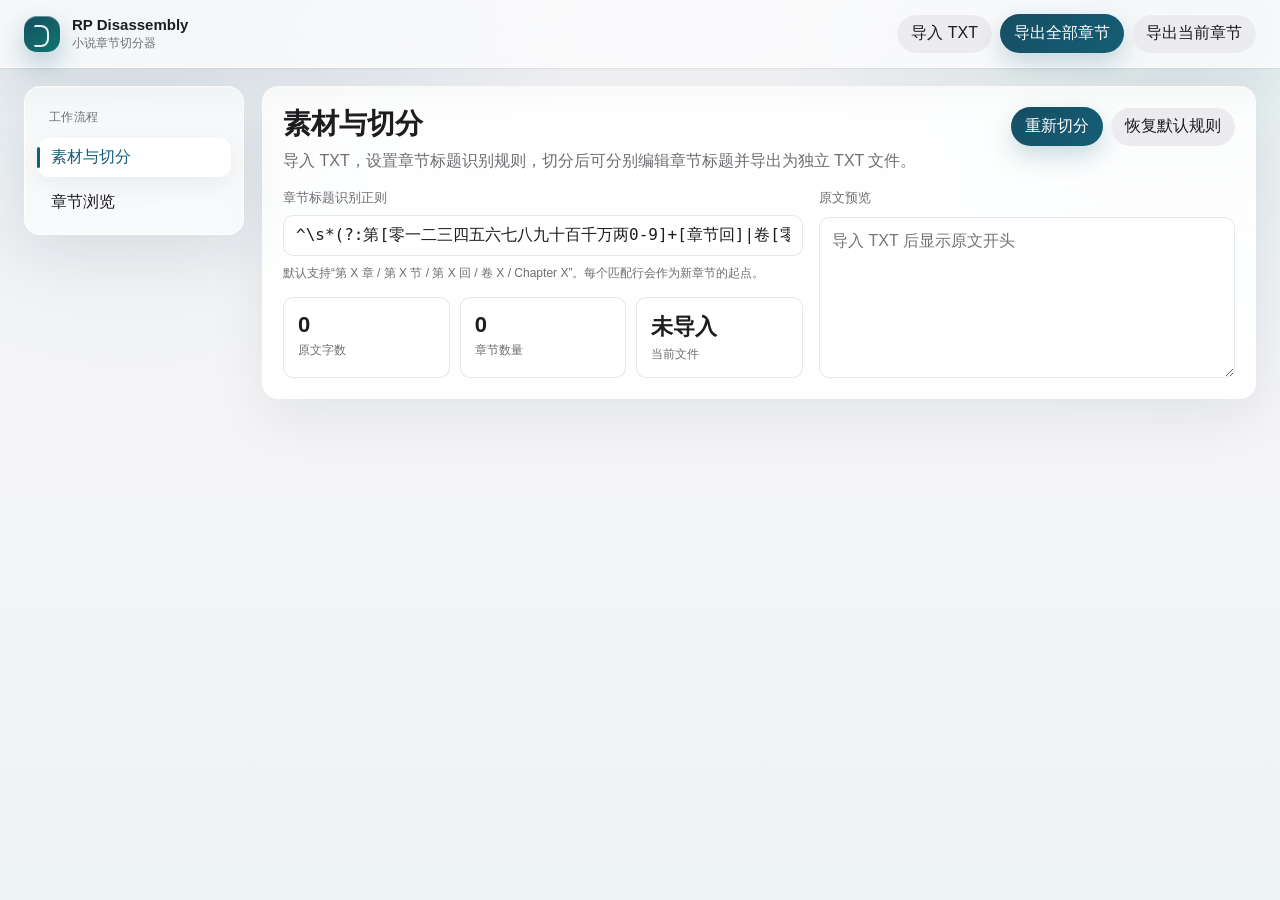
<file: RP-Disassembly.html>
<!doctype html>
<html lang="zh-CN">
  <head>
    <meta charset="utf-8" />
    <meta name="viewport" content="width=device-width, initial-scale=1" />
    <title>RP Disassembly · 章节切分器</title>
    <style>
      :root {
        --bg: #f5f5f7;
        --surface: rgba(255, 255, 255, 0.88);
        --surface-strong: #ffffff;
        --text: #1d1d1f;
        --muted: #6e6e73;
        --line: rgba(21, 35, 45, 0.1);
        --accent: #155e75;
        --accent-dark: #164e63;
        --accent-soft: #e5f5f8;
        --danger: #b42318;
        --shadow: 0 18px 55px rgba(15, 23, 42, 0.08);
        --radius: 16px;
        --radius-small: 10px;
        --sans: -apple-system, BlinkMacSystemFont, "Segoe UI", "Microsoft YaHei", sans-serif;
        --mono: ui-monospace, SFMono-Regular, Menlo, Consolas, monospace;
      }

      * {
        box-sizing: border-box;
      }

      body {
        min-height: 100vh;
        margin: 0;
        color: var(--text);
        font-family: var(--sans);
        background:
          radial-gradient(circle at 10% -10%, rgba(21, 94, 117, 0.16), transparent 32%),
          radial-gradient(circle at 92% 2%, rgba(15, 118, 110, 0.12), transparent 28%),
          linear-gradient(180deg, #fbfbfd 0%, var(--bg) 46%, #eef3f4 100%);
      }

      button,
      input,
      textarea {
        font: inherit;
      }

      button {
        padding: 9px 14px;
        border: 0;
        border-radius: 999px;
        color: var(--text);
        background: #ececef;
        cursor: pointer;
        box-shadow: inset 0 1px 0 rgba(255, 255, 255, 0.72);
      }

      button:hover {
        background: #e2e2e7;
      }

      button.primary {
        color: #ffffff;
        background: linear-gradient(135deg, var(--accent-dark), var(--accent));
        box-shadow: 0 10px 24px rgba(21, 94, 117, 0.22);
      }

      button.danger {
        color: var(--danger);
        background: #fee4e2;
      }

      button:disabled {
        cursor: not-allowed;
        opacity: 0.5;
      }

      .hidden {
        display: none !important;
      }

      input,
      textarea {
        width: 100%;
        padding: 10px 12px;
        border: 1px solid var(--line);
        border-radius: var(--radius-small);
        outline: none;
        color: var(--text);
        background: rgba(255, 255, 255, 0.94);
      }

      input:focus,
      textarea:focus {
        border-color: rgba(21, 94, 117, 0.45);
        box-shadow: 0 0 0 4px rgba(21, 94, 117, 0.09);
      }

      textarea {
        min-height: 160px;
        resize: vertical;
        line-height: 1.6;
      }

      .app {
        min-height: 100vh;
      }

      .topbar {
        position: sticky;
        top: 0;
        z-index: 10;
        display: flex;
        align-items: center;
        gap: 16px;
        padding: 14px 24px;
        border-bottom: 1px solid rgba(255, 255, 255, 0.8);
        background: rgba(250, 250, 252, 0.8);
        backdrop-filter: blur(22px) saturate(140%);
        box-shadow: 0 1px 0 rgba(21, 35, 45, 0.06), 0 18px 40px rgba(15, 23, 42, 0.05);
      }

      .brand {
        display: flex;
        align-items: center;
        gap: 12px;
      }

      .mark {
        position: relative;
        width: 36px;
        height: 36px;
        border-radius: 13px;
        background: linear-gradient(145deg, var(--accent-dark), #0f766e);
        box-shadow: inset 0 1px 0 rgba(255, 255, 255, 0.35), 0 12px 26px rgba(21, 94, 117, 0.28);
      }

      .mark::before {
        position: absolute;
        top: 9px;
        left: 10px;
        width: 13px;
        height: 18px;
        border: 2px solid rgba(255, 255, 255, 0.9);
        border-left: 0;
        border-radius: 2px 8px 8px 2px;
        content: "";
      }

      .brand strong {
        display: block;
        font-size: 15px;
      }

      .brand small {
        display: block;
        margin-top: 2px;
        color: var(--muted);
        font-size: 12px;
      }

      .toolbar {
        display: flex;
        flex-wrap: wrap;
        gap: 8px;
        margin-left: auto;
      }

      .layout {
        display: grid;
        grid-template-columns: 220px minmax(0, 1fr);
        gap: 18px;
        max-width: 1500px;
        margin: 0 auto;
        padding: 18px 24px 28px;
      }

      .sidebar,
      .panel {
        border: 1px solid rgba(255, 255, 255, 0.8);
        border-radius: var(--radius);
        background: var(--surface);
        box-shadow: var(--shadow), inset 0 1px 0 rgba(255, 255, 255, 0.68);
      }

      .sidebar {
        position: sticky;
        top: 82px;
        align-self: start;
        padding: 12px;
        background: rgba(255, 255, 255, 0.66);
        backdrop-filter: blur(18px) saturate(130%);
      }

      .sidebar-title {
        padding: 10px 12px 12px;
        color: var(--muted);
        font-size: 12px;
        letter-spacing: 0.04em;
      }

      .nav {
        display: grid;
        gap: 6px;
      }

      .nav button {
        position: relative;
        width: 100%;
        border-radius: 12px;
        text-align: left;
        background: transparent;
        box-shadow: none;
      }

      .nav button.active {
        color: var(--accent);
        background: var(--surface-strong);
        box-shadow: 0 8px 25px rgba(15, 23, 42, 0.06);
      }

      .nav button.active::before {
        position: absolute;
        top: 9px;
        bottom: 9px;
        left: 0;
        width: 3px;
        border-radius: 999px;
        background: var(--accent);
        content: "";
      }

      .content {
        display: grid;
        gap: 16px;
        min-width: 0;
      }

      .view {
        display: none;
      }

      .view.active {
        display: grid;
        gap: 16px;
      }

      .panel {
        padding: 20px;
      }

      .panel-head {
        display: flex;
        align-items: flex-start;
        justify-content: space-between;
        gap: 16px;
        margin-bottom: 16px;
      }

      .panel-head h1,
      .panel-head h2 {
        margin: 0;
        line-height: 1.2;
      }

      .panel-head h1 {
        font-size: 28px;
      }

      .panel-head h2 {
        font-size: 20px;
      }

      .panel-head p {
        max-width: 760px;
        margin: 8px 0 0;
        color: var(--muted);
        line-height: 1.55;
      }

      .actions {
        display: flex;
        flex-wrap: wrap;
        align-items: center;
        gap: 8px;
      }

      .stats {
        display: grid;
        grid-template-columns: repeat(3, minmax(0, 1fr));
        gap: 10px;
        margin-top: 14px;
      }

      .stat {
        padding: 14px;
        border: 1px solid var(--line);
        border-radius: var(--radius-small);
        background: rgba(255, 255, 255, 0.65);
      }

      .stat strong {
        display: block;
        font-size: 22px;
      }

      .stat span {
        display: block;
        margin-top: 4px;
        color: var(--muted);
        font-size: 12px;
      }

      .field {
        display: grid;
        gap: 8px;
      }

      .field span {
        color: var(--muted);
        font-size: 13px;
      }

      .source-grid,
      .chapter-layout {
        display: grid;
        grid-template-columns: minmax(0, 1fr) minmax(320px, 0.8fr);
        gap: 16px;
      }

      .chapter-layout {
        grid-template-columns: minmax(220px, 0.45fr) minmax(0, 1.2fr);
      }

      .chapter-list {
        display: grid;
        gap: 8px;
        max-height: 68vh;
        overflow: auto;
        padding-right: 4px;
      }

      .chapter-item {
        display: grid;
        gap: 5px;
        padding: 11px 12px;
        border: 1px solid var(--line);
        border-radius: 12px;
        background: rgba(255, 255, 255, 0.65);
        cursor: pointer;
      }

      .chapter-item:hover,
      .chapter-item.active {
        border-color: rgba(21, 94, 117, 0.35);
        background: #ffffff;
        box-shadow: 0 8px 22px rgba(21, 94, 117, 0.07);
      }

      .chapter-title {
        overflow: hidden;
        font-weight: 600;
        text-overflow: ellipsis;
        white-space: nowrap;
      }

      .chapter-meta {
        overflow: hidden;
        color: var(--muted);
        font-size: 12px;
        text-overflow: ellipsis;
        white-space: nowrap;
      }

      .reader {
        min-height: 430px;
        max-height: 68vh;
        overflow: auto;
        padding: 18px;
        border: 1px solid var(--line);
        border-radius: var(--radius-small);
        color: #2f3135;
        background: var(--surface-strong);
        line-height: 1.85;
        white-space: pre-wrap;
      }

      .code-input {
        font-family: var(--mono);
      }

      .hint {
        margin: 8px 0 0;
        color: var(--muted);
        font-size: 12px;
        line-height: 1.55;
      }

      .empty {
        padding: 24px 12px;
        color: var(--muted);
        text-align: center;
      }

      .toast {
        position: fixed;
        right: 20px;
        bottom: 20px;
        z-index: 20;
        display: none;
        max-width: min(520px, calc(100vw - 40px));
        padding: 12px 14px;
        border-radius: 12px;
        color: #ffffff;
        background: rgba(29, 29, 31, 0.92);
        box-shadow: var(--shadow);
      }

      .toast.show {
        display: block;
      }

      @media (max-width: 980px) {
        .layout {
          grid-template-columns: 1fr;
          padding: 12px;
        }

        .sidebar {
          position: static;
        }

        .nav {
          grid-template-columns: repeat(2, minmax(0, 1fr));
        }

        .source-grid,
        .chapter-layout,
        .stats {
          grid-template-columns: 1fr;
        }

        .topbar {
          align-items: flex-start;
          flex-direction: column;
          padding: 12px;
        }

        .toolbar {
          width: 100%;
          margin-left: 0;
        }
      }
    </style>
  </head>
  <body>
    <div class="app">
      <header class="topbar">
        <div class="brand">
          <div class="mark" aria-hidden="true"></div>
          <div>
            <strong>RP Disassembly</strong>
            <small>小说章节切分器</small>
          </div>
        </div>
        <div class="toolbar">
          <input id="fileInput" class="hidden" type="file" accept=".txt,text/plain" />
          <button id="importButton">导入 TXT</button>
          <button id="exportAllButton" class="primary">导出全部章节</button>
          <button id="exportChapterButton">导出当前章节</button>
        </div>
      </header>

      <main class="layout">
        <aside class="sidebar">
          <div class="sidebar-title">工作流程</div>
          <nav class="nav">
            <button class="active" data-view="source">素材与切分</button>
            <button data-view="chapters">章节浏览</button>
          </nav>
        </aside>

        <section class="content">
          <section class="view active" data-view="source">
            <div class="panel">
              <div class="panel-head">
                <div>
                  <h1>素材与切分</h1>
                  <p>导入 TXT，设置章节标题识别规则，切分后可分别编辑章节标题并导出为独立 TXT 文件。</p>
                </div>
                <div class="actions">
                  <button id="splitButton" class="primary">重新切分</button>
                  <button id="defaultPatternButton">恢复默认规则</button>
                </div>
              </div>

              <div class="source-grid">
                <div>
                  <label class="field">
                    <span>章节标题识别正则</span>
                    <input id="patternInput" class="code-input" />
                  </label>
                  <p class="hint">
                    默认支持“第 X 章 / 第 X 节 / 第 X 回 / 卷 X / Chapter X”。每个匹配行会作为新章节的起点。
                  </p>

                  <div class="stats">
                    <div class="stat">
                      <strong id="charCount">0</strong>
                      <span>原文字数</span>
                    </div>
                    <div class="stat">
                      <strong id="chapterCount">0</strong>
                      <span>章节数量</span>
                    </div>
                    <div class="stat">
                      <strong id="currentFile">未导入</strong>
                      <span>当前文件</span>
                    </div>
                  </div>
                </div>

                <label class="field">
                  <span>原文预览</span>
                  <textarea id="sourcePreview" readonly placeholder="导入 TXT 后显示原文开头"></textarea>
                </label>
              </div>
            </div>
          </section>

          <section class="view" data-view="chapters">
            <div class="chapter-layout">
              <div class="panel">
                <div class="panel-head">
                  <div>
                    <h2>章节列表</h2>
                    <p>共 <span id="chapterListCount">0</span> 章</p>
                  </div>
                </div>
                <div id="chapterList" class="chapter-list"></div>
              </div>

              <div class="panel">
                <div class="panel-head">
                  <div>
                    <h2 id="selectedChapterTitle">未选择章节</h2>
                    <p id="selectedChapterMeta">导入并切分后选择章节。</p>
                  </div>
                  <button id="saveChapterButton">保存标题</button>
                </div>

                <label class="field">
                  <span>章节标题</span>
                  <input id="chapterTitleInput" />
                </label>
                <div id="chapterReader" class="reader" style="margin-top: 12px"></div>
              </div>
            </div>
          </section>
        </section>
      </main>
    </div>

    <div id="toast" class="toast"></div>

    <script>
      (() => {
        "use strict";

        const DEFAULT_PATTERN =
          "^\\s*(?:第[零一二三四五六七八九十百千万两0-9]+[章节回]|卷[零一二三四五六七八九十百千万两0-9]+|Chapter\\s+\\d+|CHAPTER\\s+\\d+)[:：\\s].*$";

        const state = {
          fileName: "",
          rawText: "",
          pattern: DEFAULT_PATTERN,
          chapters: [],
          selectedChapterId: "",
        };

        const $ = (id) => document.getElementById(id);

        function showToast(message) {
          const toast = $("toast");
          toast.textContent = message;
          toast.classList.add("show");
          clearTimeout(showToast.timer);
          showToast.timer = setTimeout(() => toast.classList.remove("show"), 2600);
        }

        function downloadFile(fileName, content) {
          const blob = new Blob([content], { type: "text/plain;charset=utf-8" });
          const url = URL.createObjectURL(blob);
          const anchor = document.createElement("a");
          anchor.href = url;
          anchor.download = fileName;
          anchor.click();
          URL.revokeObjectURL(url);
        }

        function switchView(viewName) {
          document.querySelectorAll(".view").forEach((view) => {
            view.classList.toggle("active", view.dataset.view === viewName);
          });
          document.querySelectorAll(".nav button").forEach((button) => {
            button.classList.toggle("active", button.dataset.view === viewName);
          });
        }

        function normalizeText(text) {
          return String(text || "")
            .replace(/\uFEFF/g, "")
            .replace(/\r\n/g, "\n")
            .replace(/\r/g, "\n");
        }

        function splitChapters() {
          state.pattern = $("patternInput").value.trim() || DEFAULT_PATTERN;

          if (!state.rawText) {
            state.chapters = [];
            state.selectedChapterId = "";
            renderAll();
            showToast("请先导入 TXT 文件");
            return;
          }

          let matcher;
          try {
            matcher = new RegExp(state.pattern, "gim");
          } catch (error) {
            showToast("章节正则无效：" + error.message);
            return;
          }

          const matches = Array.from(state.rawText.matchAll(matcher)).map((match) => ({
            title: match[0].trim(),
            offset: match.index,
          }));

          if (matches.length === 0) {
            state.chapters = [
              {
                id: "C0001",
                index: 1,
                title: "全文",
                text: state.rawText.trim(),
                startOffset: 0,
                endOffset: state.rawText.length,
              },
            ];
          } else {
            const firstContent = state.rawText.slice(0, matches[0].offset).trim();
            if (firstContent) {
              matches.unshift({ title: "序章 / 前言", offset: 0 });
            }

            state.chapters = matches.map((match, index) => {
              const endOffset = matches[index + 1]?.offset ?? state.rawText.length;
              return {
                id: "C" + String(index + 1).padStart(4, "0"),
                index: index + 1,
                title: match.title,
                text: state.rawText.slice(match.offset, endOffset).trim(),
                startOffset: match.offset,
                endOffset,
              };
            });
          }

          state.selectedChapterId = state.chapters[0]?.id || "";
          renderAll();
          showToast("已切分为 " + state.chapters.length + " 章");
        }

        function selectedChapter() {
          return state.chapters.find((chapter) => chapter.id === state.selectedChapterId);
        }

        function renderSource() {
          $("patternInput").value = state.pattern;
          $("sourcePreview").value = state.rawText.slice(0, 4000);
          $("charCount").textContent = state.rawText.length.toLocaleString();
          $("chapterCount").textContent = state.chapters.length.toLocaleString();
          $("currentFile").textContent = state.fileName || "未导入";
        }

        function renderChapterList() {
          $("chapterListCount").textContent = state.chapters.length.toLocaleString();

          if (!state.chapters.length) {
            $("chapterList").innerHTML = '<div class="empty">暂无章节</div>';
            return;
          }

          $("chapterList").innerHTML = state.chapters
            .map(
              (chapter) => `
                <div class="chapter-item ${chapter.id === state.selectedChapterId ? "active" : ""}" data-id="${chapter.id}">
                  <div class="chapter-title">${escapeHtml(chapter.title)}</div>
                  <div class="chapter-meta">${chapter.id} · ${chapter.text.length.toLocaleString()} 字</div>
                </div>
              `,
            )
            .join("");

          document.querySelectorAll(".chapter-item").forEach((item) => {
            item.onclick = () => {
              state.selectedChapterId = item.dataset.id;
              renderChapterList();
              renderSelectedChapter();
            };
          });
        }

        function renderSelectedChapter() {
          const chapter = selectedChapter();
          $("selectedChapterTitle").textContent = chapter?.title || "未选择章节";
          $("selectedChapterMeta").textContent = chapter
            ? `${chapter.id} · ${chapter.text.length.toLocaleString()} 字`
            : "导入并切分后选择章节。";
          $("chapterTitleInput").value = chapter?.title || "";
          $("chapterReader").textContent = chapter?.text || "";
        }

        function renderAll() {
          renderSource();
          renderChapterList();
          renderSelectedChapter();
        }

        function saveChapterTitle() {
          const chapter = selectedChapter();
          if (!chapter) {
            showToast("请先选择章节");
            return;
          }

          chapter.title = $("chapterTitleInput").value.trim() || chapter.title;
          renderAll();
          showToast("章节标题已保存");
        }

        function importTextFile(event) {
          const file = event.target.files[0];
          if (!file) return;

          const reader = new FileReader();
          reader.onload = () => {
            state.fileName = file.name;
            state.rawText = normalizeText(reader.result);
            splitChapters();
          };
          reader.onerror = () => showToast("文件读取失败");
          reader.readAsText(file, "utf-8");
          event.target.value = "";
        }

        function exportAllChapters() {
          if (!state.chapters.length) {
            showToast("暂无可导出的章节");
            return;
          }

          const content = state.chapters
            .map((chapter, index) => {
              const title = normalizeExportTitle(chapter.title);
              const body = removeLeadingChapterTitle(chapter.text, chapter.title);
              return `第 ${index + 1} 章${title ? " " + title : ""}\n\n${body}`;
            })
            .join("\n\n---------------------------\n\n");
          const baseName = state.fileName.replace(/\.txt$/i, "") || "novel";
          downloadFile(`${baseName}_分章.txt`, content);
          showToast("已导出分章 TXT");
        }

        function exportCurrentChapter() {
          const chapter = selectedChapter();
          if (!chapter) {
            showToast("请先选择章节");
            return;
          }

          const baseName = state.fileName.replace(/\.txt$/i, "") || "novel";
          const title = normalizeExportTitle(chapter.title);
          const safeTitle = (title || "第" + chapter.index + "章").replace(/[\\/:*?"<>|]/g, "_").slice(0, 80);
          const body = removeLeadingChapterTitle(chapter.text, chapter.title);
          const content = `第 ${chapter.index} 章${title ? " " + title : ""}\n\n${body}`;
          downloadFile(`${String(chapter.index).padStart(4, "0")}_${safeTitle}.txt`, content);
        }

        function normalizeExportTitle(title) {
          return String(title || "")
            .trim()
            .replace(/^第\s*[零一二三四五六七八九十百千万两0-9]+\s*[章节回]\s*/i, "")
            .replace(/^卷\s*[零一二三四五六七八九十百千万两0-9]+\s*/i, "")
            .replace(/^chapter\s+\d+\s*/i, "")
            .trim();
        }

        function removeLeadingChapterTitle(text, title) {
          const lines = normalizeText(text).trim().split("\n");
          if (!lines.length) return "";

          const firstLine = lines[0].trim();
          const normalizedTitle = String(title || "")
            .replace(/^第\s*[零一二三四五六七八九十百千万两0-9]+\s*[章节回]\s*/i, "")
            .trim();
          const looksLikeChapterLine = /^第\s*[零一二三四五六七八九十百千万两0-9]+\s*[章节回]/i.test(firstLine)
            || /^卷\s*[零一二三四五六七八九十百千万两0-9]+/i.test(firstLine)
            || /^chapter\s+\d+/i.test(firstLine);
          const sameAsTitle = normalizedTitle && firstLine.includes(normalizedTitle);

          return (looksLikeChapterLine || sameAsTitle ? lines.slice(1) : lines)
            .join("\n")
            .trim();
        }

        function escapeHtml(value) {
          return String(value ?? "").replace(/[&<>\"]/g, (character) => ({
            "&": "&amp;",
            "<": "&lt;",
            ">": "&gt;",
            '"': "&quot;",
          })[character]);
        }

        function bindEvents() {
          $("importButton").onclick = () => $("fileInput").click();
          $("fileInput").onchange = importTextFile;
          $("splitButton").onclick = splitChapters;
          $("defaultPatternButton").onclick = () => {
            $("patternInput").value = DEFAULT_PATTERN;
            state.pattern = DEFAULT_PATTERN;
            showToast("已恢复默认规则");
          };
          $("saveChapterButton").onclick = saveChapterTitle;
          $("exportAllButton").onclick = exportAllChapters;
          $("exportChapterButton").onclick = exportCurrentChapter;
          document.querySelectorAll(".nav button").forEach((button) => {
            button.onclick = () => switchView(button.dataset.view);
          });
        }

        $("patternInput").value = DEFAULT_PATTERN;
        bindEvents();
        renderAll();
      })();
    </script>
  </body>
</html>
</file>
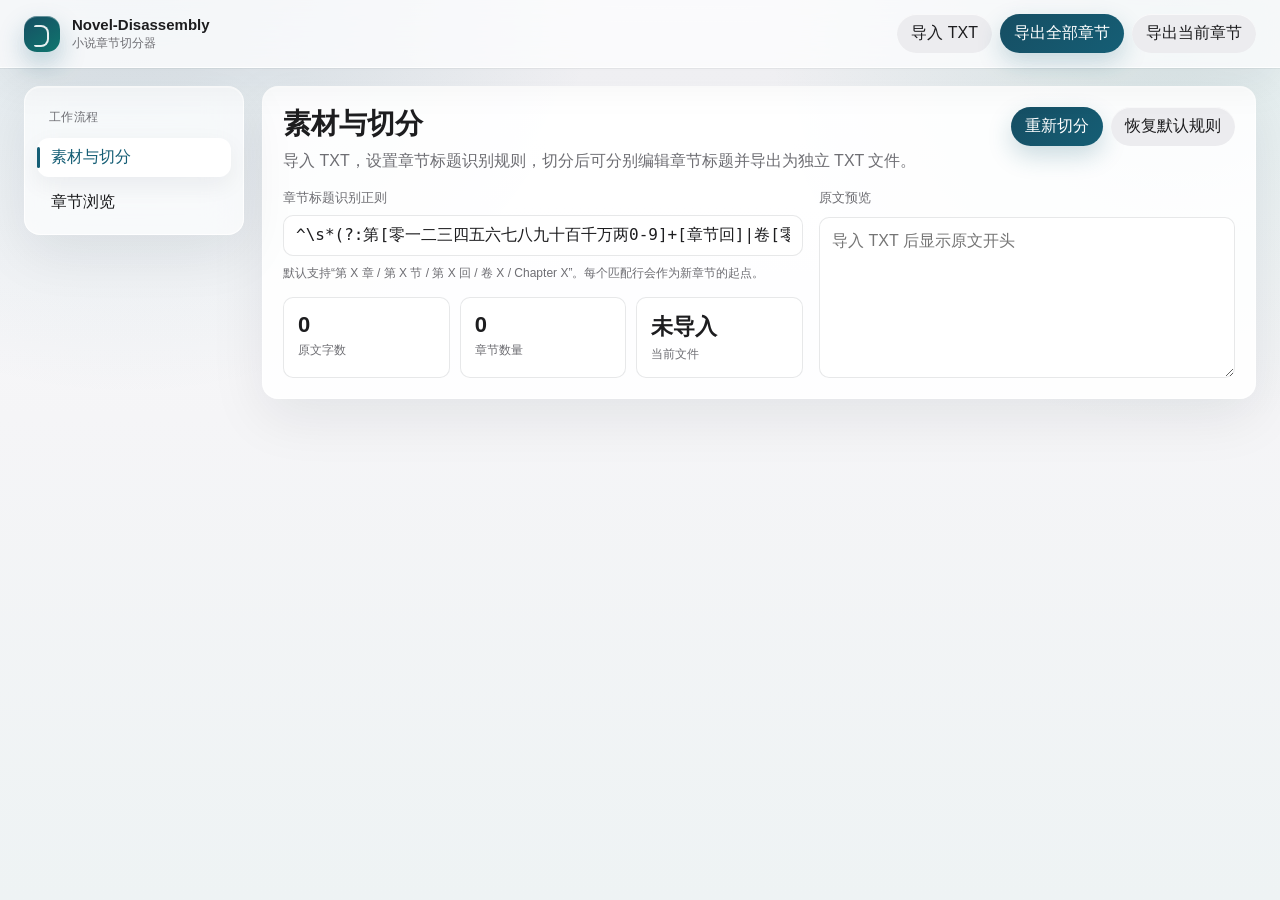
<file: legacy/Novel-Disassembly.html>
<!doctype html>
<html lang="zh-CN">
  <head>
    <meta charset="utf-8" />
    <meta name="viewport" content="width=device-width, initial-scale=1" />
    <title>Novel-Disassembly · 章节切分器</title>
    <style>
      :root {
        --bg: #f5f5f7;
        --surface: rgba(255, 255, 255, 0.88);
        --surface-strong: #ffffff;
        --text: #1d1d1f;
        --muted: #6e6e73;
        --line: rgba(21, 35, 45, 0.1);
        --accent: #155e75;
        --accent-dark: #164e63;
        --accent-soft: #e5f5f8;
        --danger: #b42318;
        --shadow: 0 18px 55px rgba(15, 23, 42, 0.08);
        --radius: 16px;
        --radius-small: 10px;
        --sans: -apple-system, BlinkMacSystemFont, "Segoe UI", "Microsoft YaHei", sans-serif;
        --mono: ui-monospace, SFMono-Regular, Menlo, Consolas, monospace;
      }

      * {
        box-sizing: border-box;
      }

      body {
        min-height: 100vh;
        margin: 0;
        color: var(--text);
        font-family: var(--sans);
        background:
          radial-gradient(circle at 10% -10%, rgba(21, 94, 117, 0.16), transparent 32%),
          radial-gradient(circle at 92% 2%, rgba(15, 118, 110, 0.12), transparent 28%),
          linear-gradient(180deg, #fbfbfd 0%, var(--bg) 46%, #eef3f4 100%);
      }

      button,
      input,
      textarea {
        font: inherit;
      }

      button {
        padding: 9px 14px;
        border: 0;
        border-radius: 999px;
        color: var(--text);
        background: #ececef;
        cursor: pointer;
        box-shadow: inset 0 1px 0 rgba(255, 255, 255, 0.72);
      }

      button:hover {
        background: #e2e2e7;
      }

      button.primary {
        color: #ffffff;
        background: linear-gradient(135deg, var(--accent-dark), var(--accent));
        box-shadow: 0 10px 24px rgba(21, 94, 117, 0.22);
      }

      button.danger {
        color: var(--danger);
        background: #fee4e2;
      }

      button:disabled {
        cursor: not-allowed;
        opacity: 0.5;
      }

      .hidden {
        display: none !important;
      }

      input,
      textarea {
        width: 100%;
        padding: 10px 12px;
        border: 1px solid var(--line);
        border-radius: var(--radius-small);
        outline: none;
        color: var(--text);
        background: rgba(255, 255, 255, 0.94);
      }

      input:focus,
      textarea:focus {
        border-color: rgba(21, 94, 117, 0.45);
        box-shadow: 0 0 0 4px rgba(21, 94, 117, 0.09);
      }

      textarea {
        min-height: 160px;
        resize: vertical;
        line-height: 1.6;
      }

      .app {
        min-height: 100vh;
      }

      .topbar {
        position: sticky;
        top: 0;
        z-index: 10;
        display: flex;
        align-items: center;
        gap: 16px;
        padding: 14px 24px;
        border-bottom: 1px solid rgba(255, 255, 255, 0.8);
        background: rgba(250, 250, 252, 0.8);
        backdrop-filter: blur(22px) saturate(140%);
        box-shadow: 0 1px 0 rgba(21, 35, 45, 0.06), 0 18px 40px rgba(15, 23, 42, 0.05);
      }

      .brand {
        display: flex;
        align-items: center;
        gap: 12px;
      }

      .mark {
        position: relative;
        width: 36px;
        height: 36px;
        border-radius: 13px;
        background: linear-gradient(145deg, var(--accent-dark), #0f766e);
        box-shadow: inset 0 1px 0 rgba(255, 255, 255, 0.35), 0 12px 26px rgba(21, 94, 117, 0.28);
      }

      .mark::before {
        position: absolute;
        top: 9px;
        left: 10px;
        width: 13px;
        height: 18px;
        border: 2px solid rgba(255, 255, 255, 0.9);
        border-left: 0;
        border-radius: 2px 8px 8px 2px;
        content: "";
      }

      .brand strong {
        display: block;
        font-size: 15px;
      }

      .brand small {
        display: block;
        margin-top: 2px;
        color: var(--muted);
        font-size: 12px;
      }

      .toolbar {
        display: flex;
        flex-wrap: wrap;
        gap: 8px;
        margin-left: auto;
      }

      .layout {
        display: grid;
        grid-template-columns: 220px minmax(0, 1fr);
        gap: 18px;
        max-width: 1500px;
        margin: 0 auto;
        padding: 18px 24px 28px;
      }

      .sidebar,
      .panel {
        border: 1px solid rgba(255, 255, 255, 0.8);
        border-radius: var(--radius);
        background: var(--surface);
        box-shadow: var(--shadow), inset 0 1px 0 rgba(255, 255, 255, 0.68);
      }

      .sidebar {
        position: sticky;
        top: 82px;
        align-self: start;
        padding: 12px;
        background: rgba(255, 255, 255, 0.66);
        backdrop-filter: blur(18px) saturate(130%);
      }

      .sidebar-title {
        padding: 10px 12px 12px;
        color: var(--muted);
        font-size: 12px;
        letter-spacing: 0.04em;
      }

      .nav {
        display: grid;
        gap: 6px;
      }

      .nav button {
        position: relative;
        width: 100%;
        border-radius: 12px;
        text-align: left;
        background: transparent;
        box-shadow: none;
      }

      .nav button.active {
        color: var(--accent);
        background: var(--surface-strong);
        box-shadow: 0 8px 25px rgba(15, 23, 42, 0.06);
      }

      .nav button.active::before {
        position: absolute;
        top: 9px;
        bottom: 9px;
        left: 0;
        width: 3px;
        border-radius: 999px;
        background: var(--accent);
        content: "";
      }

      .content {
        display: grid;
        gap: 16px;
        min-width: 0;
      }

      .view {
        display: none;
      }

      .view.active {
        display: grid;
        gap: 16px;
      }

      .panel {
        padding: 20px;
      }

      .panel-head {
        display: flex;
        align-items: flex-start;
        justify-content: space-between;
        gap: 16px;
        margin-bottom: 16px;
      }

      .panel-head h1,
      .panel-head h2 {
        margin: 0;
        line-height: 1.2;
      }

      .panel-head h1 {
        font-size: 28px;
      }

      .panel-head h2 {
        font-size: 20px;
      }

      .panel-head p {
        max-width: 760px;
        margin: 8px 0 0;
        color: var(--muted);
        line-height: 1.55;
      }

      .actions {
        display: flex;
        flex-wrap: wrap;
        align-items: center;
        gap: 8px;
      }

      .stats {
        display: grid;
        grid-template-columns: repeat(3, minmax(0, 1fr));
        gap: 10px;
        margin-top: 14px;
      }

      .stat {
        padding: 14px;
        border: 1px solid var(--line);
        border-radius: var(--radius-small);
        background: rgba(255, 255, 255, 0.65);
      }

      .stat strong {
        display: block;
        font-size: 22px;
      }

      .stat span {
        display: block;
        margin-top: 4px;
        color: var(--muted);
        font-size: 12px;
      }

      .field {
        display: grid;
        gap: 8px;
      }

      .field span {
        color: var(--muted);
        font-size: 13px;
      }

      .source-grid,
      .chapter-layout {
        display: grid;
        grid-template-columns: minmax(0, 1fr) minmax(320px, 0.8fr);
        gap: 16px;
      }

      .chapter-layout {
        grid-template-columns: minmax(220px, 0.45fr) minmax(0, 1.2fr);
      }

      .chapter-list {
        display: grid;
        gap: 8px;
        max-height: 68vh;
        overflow: auto;
        padding-right: 4px;
      }

      .chapter-item {
        display: grid;
        gap: 5px;
        padding: 11px 12px;
        border: 1px solid var(--line);
        border-radius: 12px;
        background: rgba(255, 255, 255, 0.65);
        cursor: pointer;
      }

      .chapter-item:hover,
      .chapter-item.active {
        border-color: rgba(21, 94, 117, 0.35);
        background: #ffffff;
        box-shadow: 0 8px 22px rgba(21, 94, 117, 0.07);
      }

      .chapter-title {
        overflow: hidden;
        font-weight: 600;
        text-overflow: ellipsis;
        white-space: nowrap;
      }

      .chapter-meta {
        overflow: hidden;
        color: var(--muted);
        font-size: 12px;
        text-overflow: ellipsis;
        white-space: nowrap;
      }

      .reader {
        min-height: 430px;
        max-height: 68vh;
        overflow: auto;
        padding: 18px;
        border: 1px solid var(--line);
        border-radius: var(--radius-small);
        color: #2f3135;
        background: var(--surface-strong);
        line-height: 1.85;
        white-space: pre-wrap;
      }

      .code-input {
        font-family: var(--mono);
      }

      .hint {
        margin: 8px 0 0;
        color: var(--muted);
        font-size: 12px;
        line-height: 1.55;
      }

      .empty {
        padding: 24px 12px;
        color: var(--muted);
        text-align: center;
      }

      .toast {
        position: fixed;
        right: 20px;
        bottom: 20px;
        z-index: 20;
        display: none;
        max-width: min(520px, calc(100vw - 40px));
        padding: 12px 14px;
        border-radius: 12px;
        color: #ffffff;
        background: rgba(29, 29, 31, 0.92);
        box-shadow: var(--shadow);
      }

      .toast.show {
        display: block;
      }

      @media (max-width: 980px) {
        .layout {
          grid-template-columns: 1fr;
          padding: 12px;
        }

        .sidebar {
          position: static;
        }

        .nav {
          grid-template-columns: repeat(2, minmax(0, 1fr));
        }

        .source-grid,
        .chapter-layout,
        .stats {
          grid-template-columns: 1fr;
        }

        .topbar {
          align-items: flex-start;
          flex-direction: column;
          padding: 12px;
        }

        .toolbar {
          width: 100%;
          margin-left: 0;
        }
      }
    </style>
  </head>
  <body>
    <div class="app">
      <header class="topbar">
        <div class="brand">
          <div class="mark" aria-hidden="true"></div>
          <div>
            <strong>Novel-Disassembly</strong>
            <small>小说章节切分器</small>
          </div>
        </div>
        <div class="toolbar">
          <input id="fileInput" class="hidden" type="file" accept=".txt,text/plain" />
          <button id="importButton">导入 TXT</button>
          <button id="exportAllButton" class="primary">导出全部章节</button>
          <button id="exportChapterButton">导出当前章节</button>
        </div>
      </header>

      <main class="layout">
        <aside class="sidebar">
          <div class="sidebar-title">工作流程</div>
          <nav class="nav">
            <button class="active" data-view="source">素材与切分</button>
            <button data-view="chapters">章节浏览</button>
          </nav>
        </aside>

        <section class="content">
          <section class="view active" data-view="source">
            <div class="panel">
              <div class="panel-head">
                <div>
                  <h1>素材与切分</h1>
                  <p>导入 TXT，设置章节标题识别规则，切分后可分别编辑章节标题并导出为独立 TXT 文件。</p>
                </div>
                <div class="actions">
                  <button id="splitButton" class="primary">重新切分</button>
                  <button id="defaultPatternButton">恢复默认规则</button>
                </div>
              </div>

              <div class="source-grid">
                <div>
                  <label class="field">
                    <span>章节标题识别正则</span>
                    <input id="patternInput" class="code-input" />
                  </label>
                  <p class="hint">
                    默认支持“第 X 章 / 第 X 节 / 第 X 回 / 卷 X / Chapter X”。每个匹配行会作为新章节的起点。
                  </p>

                  <div class="stats">
                    <div class="stat">
                      <strong id="charCount">0</strong>
                      <span>原文字数</span>
                    </div>
                    <div class="stat">
                      <strong id="chapterCount">0</strong>
                      <span>章节数量</span>
                    </div>
                    <div class="stat">
                      <strong id="currentFile">未导入</strong>
                      <span>当前文件</span>
                    </div>
                  </div>
                </div>

                <label class="field">
                  <span>原文预览</span>
                  <textarea id="sourcePreview" readonly placeholder="导入 TXT 后显示原文开头"></textarea>
                </label>
              </div>
            </div>
          </section>

          <section class="view" data-view="chapters">
            <div class="chapter-layout">
              <div class="panel">
                <div class="panel-head">
                  <div>
                    <h2>章节列表</h2>
                    <p>共 <span id="chapterListCount">0</span> 章</p>
                  </div>
                </div>
                <div id="chapterList" class="chapter-list"></div>
              </div>

              <div class="panel">
                <div class="panel-head">
                  <div>
                    <h2 id="selectedChapterTitle">未选择章节</h2>
                    <p id="selectedChapterMeta">导入并切分后选择章节。</p>
                  </div>
                  <button id="saveChapterButton">保存标题</button>
                </div>

                <label class="field">
                  <span>章节标题</span>
                  <input id="chapterTitleInput" />
                </label>
                <div id="chapterReader" class="reader" style="margin-top: 12px"></div>
              </div>
            </div>
          </section>
        </section>
      </main>
    </div>

    <div id="toast" class="toast"></div>

    <script>
      (() => {
        "use strict";

        const DEFAULT_PATTERN =
          "^\\s*(?:第[零一二三四五六七八九十百千万两0-9]+[章节回]|卷[零一二三四五六七八九十百千万两0-9]+|Chapter\\s+\\d+|CHAPTER\\s+\\d+)[:：\\s].*$";

        const state = {
          fileName: "",
          rawText: "",
          pattern: DEFAULT_PATTERN,
          chapters: [],
          selectedChapterId: "",
        };

        const $ = (id) => document.getElementById(id);

        function showToast(message) {
          const toast = $("toast");
          toast.textContent = message;
          toast.classList.add("show");
          clearTimeout(showToast.timer);
          showToast.timer = setTimeout(() => toast.classList.remove("show"), 2600);
        }

        function downloadFile(fileName, content) {
          const blob = new Blob([content], { type: "text/plain;charset=utf-8" });
          const url = URL.createObjectURL(blob);
          const anchor = document.createElement("a");
          anchor.href = url;
          anchor.download = fileName;
          anchor.click();
          URL.revokeObjectURL(url);
        }

        function switchView(viewName) {
          document.querySelectorAll(".view").forEach((view) => {
            view.classList.toggle("active", view.dataset.view === viewName);
          });
          document.querySelectorAll(".nav button").forEach((button) => {
            button.classList.toggle("active", button.dataset.view === viewName);
          });
        }

        function normalizeText(text) {
          return String(text || "")
            .replace(/\uFEFF/g, "")
            .replace(/\r\n/g, "\n")
            .replace(/\r/g, "\n");
        }

        function splitChapters() {
          state.pattern = $("patternInput").value.trim() || DEFAULT_PATTERN;

          if (!state.rawText) {
            state.chapters = [];
            state.selectedChapterId = "";
            renderAll();
            showToast("请先导入 TXT 文件");
            return;
          }

          let matcher;
          try {
            matcher = new RegExp(state.pattern, "gim");
          } catch (error) {
            showToast("章节正则无效：" + error.message);
            return;
          }

          const matches = Array.from(state.rawText.matchAll(matcher)).map((match) => ({
            title: match[0].trim(),
            offset: match.index,
          }));

          if (matches.length === 0) {
            state.chapters = [
              {
                id: "C0001",
                index: 1,
                title: "全文",
                text: state.rawText.trim(),
                startOffset: 0,
                endOffset: state.rawText.length,
              },
            ];
          } else {
            const firstContent = state.rawText.slice(0, matches[0].offset).trim();
            if (firstContent) {
              matches.unshift({ title: "序章 / 前言", offset: 0 });
            }

            state.chapters = matches.map((match, index) => {
              const endOffset = matches[index + 1]?.offset ?? state.rawText.length;
              return {
                id: "C" + String(index + 1).padStart(4, "0"),
                index: index + 1,
                title: match.title,
                text: state.rawText.slice(match.offset, endOffset).trim(),
                startOffset: match.offset,
                endOffset,
              };
            });
          }

          state.selectedChapterId = state.chapters[0]?.id || "";
          renderAll();
          showToast("已切分为 " + state.chapters.length + " 章");
        }

        function selectedChapter() {
          return state.chapters.find((chapter) => chapter.id === state.selectedChapterId);
        }

        function renderSource() {
          $("patternInput").value = state.pattern;
          $("sourcePreview").value = state.rawText.slice(0, 4000);
          $("charCount").textContent = state.rawText.length.toLocaleString();
          $("chapterCount").textContent = state.chapters.length.toLocaleString();
          $("currentFile").textContent = state.fileName || "未导入";
        }

        function renderChapterList() {
          $("chapterListCount").textContent = state.chapters.length.toLocaleString();

          if (!state.chapters.length) {
            $("chapterList").innerHTML = '<div class="empty">暂无章节</div>';
            return;
          }

          $("chapterList").innerHTML = state.chapters
            .map(
              (chapter) => `
                <div class="chapter-item ${chapter.id === state.selectedChapterId ? "active" : ""}" data-id="${chapter.id}">
                  <div class="chapter-title">${escapeHtml(chapter.title)}</div>
                  <div class="chapter-meta">${chapter.id} · ${chapter.text.length.toLocaleString()} 字</div>
                </div>
              `,
            )
            .join("");

          document.querySelectorAll(".chapter-item").forEach((item) => {
            item.onclick = () => {
              state.selectedChapterId = item.dataset.id;
              renderChapterList();
              renderSelectedChapter();
            };
          });
        }

        function renderSelectedChapter() {
          const chapter = selectedChapter();
          $("selectedChapterTitle").textContent = chapter?.title || "未选择章节";
          $("selectedChapterMeta").textContent = chapter
            ? `${chapter.id} · ${chapter.text.length.toLocaleString()} 字`
            : "导入并切分后选择章节。";
          $("chapterTitleInput").value = chapter?.title || "";
          $("chapterReader").textContent = chapter?.text || "";
        }

        function renderAll() {
          renderSource();
          renderChapterList();
          renderSelectedChapter();
        }

        function saveChapterTitle() {
          const chapter = selectedChapter();
          if (!chapter) {
            showToast("请先选择章节");
            return;
          }

          chapter.title = $("chapterTitleInput").value.trim() || chapter.title;
          renderAll();
          showToast("章节标题已保存");
        }

        function importTextFile(event) {
          const file = event.target.files[0];
          if (!file) return;

          const reader = new FileReader();
          reader.onload = () => {
            state.fileName = file.name;
            state.rawText = normalizeText(reader.result);
            splitChapters();
          };
          reader.onerror = () => showToast("文件读取失败");
          reader.readAsText(file, "utf-8");
          event.target.value = "";
        }

        function exportAllChapters() {
          if (!state.chapters.length) {
            showToast("暂无可导出的章节");
            return;
          }

          const content = state.chapters
            .map((chapter, index) => {
              const title = normalizeExportTitle(chapter.title);
              const body = removeLeadingChapterTitle(chapter.text, chapter.title);
              return `第 ${index + 1} 章${title ? " " + title : ""}\n\n${body}`;
            })
            .join("\n\n---------------------------\n\n");
          const baseName = state.fileName.replace(/\.txt$/i, "") || "novel";
          downloadFile(`${baseName}_分章.txt`, content);
          showToast("已导出分章 TXT");
        }

        function exportCurrentChapter() {
          const chapter = selectedChapter();
          if (!chapter) {
            showToast("请先选择章节");
            return;
          }

          const baseName = state.fileName.replace(/\.txt$/i, "") || "novel";
          const title = normalizeExportTitle(chapter.title);
          const safeTitle = (title || "第" + chapter.index + "章").replace(/[\\/:*?"<>|]/g, "_").slice(0, 80);
          const body = removeLeadingChapterTitle(chapter.text, chapter.title);
          const content = `第 ${chapter.index} 章${title ? " " + title : ""}\n\n${body}`;
          downloadFile(`${String(chapter.index).padStart(4, "0")}_${safeTitle}.txt`, content);
        }

        function normalizeExportTitle(title) {
          return String(title || "")
            .trim()
            .replace(/^第\s*[零一二三四五六七八九十百千万两0-9]+\s*[章节回]\s*/i, "")
            .replace(/^卷\s*[零一二三四五六七八九十百千万两0-9]+\s*/i, "")
            .replace(/^chapter\s+\d+\s*/i, "")
            .trim();
        }

        function removeLeadingChapterTitle(text, title) {
          const lines = normalizeText(text).trim().split("\n");
          if (!lines.length) return "";

          const firstLine = lines[0].trim();
          const normalizedTitle = String(title || "")
            .replace(/^第\s*[零一二三四五六七八九十百千万两0-9]+\s*[章节回]\s*/i, "")
            .trim();
          const looksLikeChapterLine = /^第\s*[零一二三四五六七八九十百千万两0-9]+\s*[章节回]/i.test(firstLine)
            || /^卷\s*[零一二三四五六七八九十百千万两0-9]+/i.test(firstLine)
            || /^chapter\s+\d+/i.test(firstLine);
          const sameAsTitle = normalizedTitle && firstLine.includes(normalizedTitle);

          return (looksLikeChapterLine || sameAsTitle ? lines.slice(1) : lines)
            .join("\n")
            .trim();
        }

        function escapeHtml(value) {
          return String(value ?? "").replace(/[&<>\"]/g, (character) => ({
            "&": "&amp;",
            "<": "&lt;",
            ">": "&gt;",
            '"': "&quot;",
          })[character]);
        }

        function bindEvents() {
          $("importButton").onclick = () => $("fileInput").click();
          $("fileInput").onchange = importTextFile;
          $("splitButton").onclick = splitChapters;
          $("defaultPatternButton").onclick = () => {
            $("patternInput").value = DEFAULT_PATTERN;
            state.pattern = DEFAULT_PATTERN;
            showToast("已恢复默认规则");
          };
          $("saveChapterButton").onclick = saveChapterTitle;
          $("exportAllButton").onclick = exportAllChapters;
          $("exportChapterButton").onclick = exportCurrentChapter;
          document.querySelectorAll(".nav button").forEach((button) => {
            button.onclick = () => switchView(button.dataset.view);
          });
        }

        $("patternInput").value = DEFAULT_PATTERN;
        bindEvents();
        renderAll();
      })();
    </script>
  </body>
</html>
</file>
